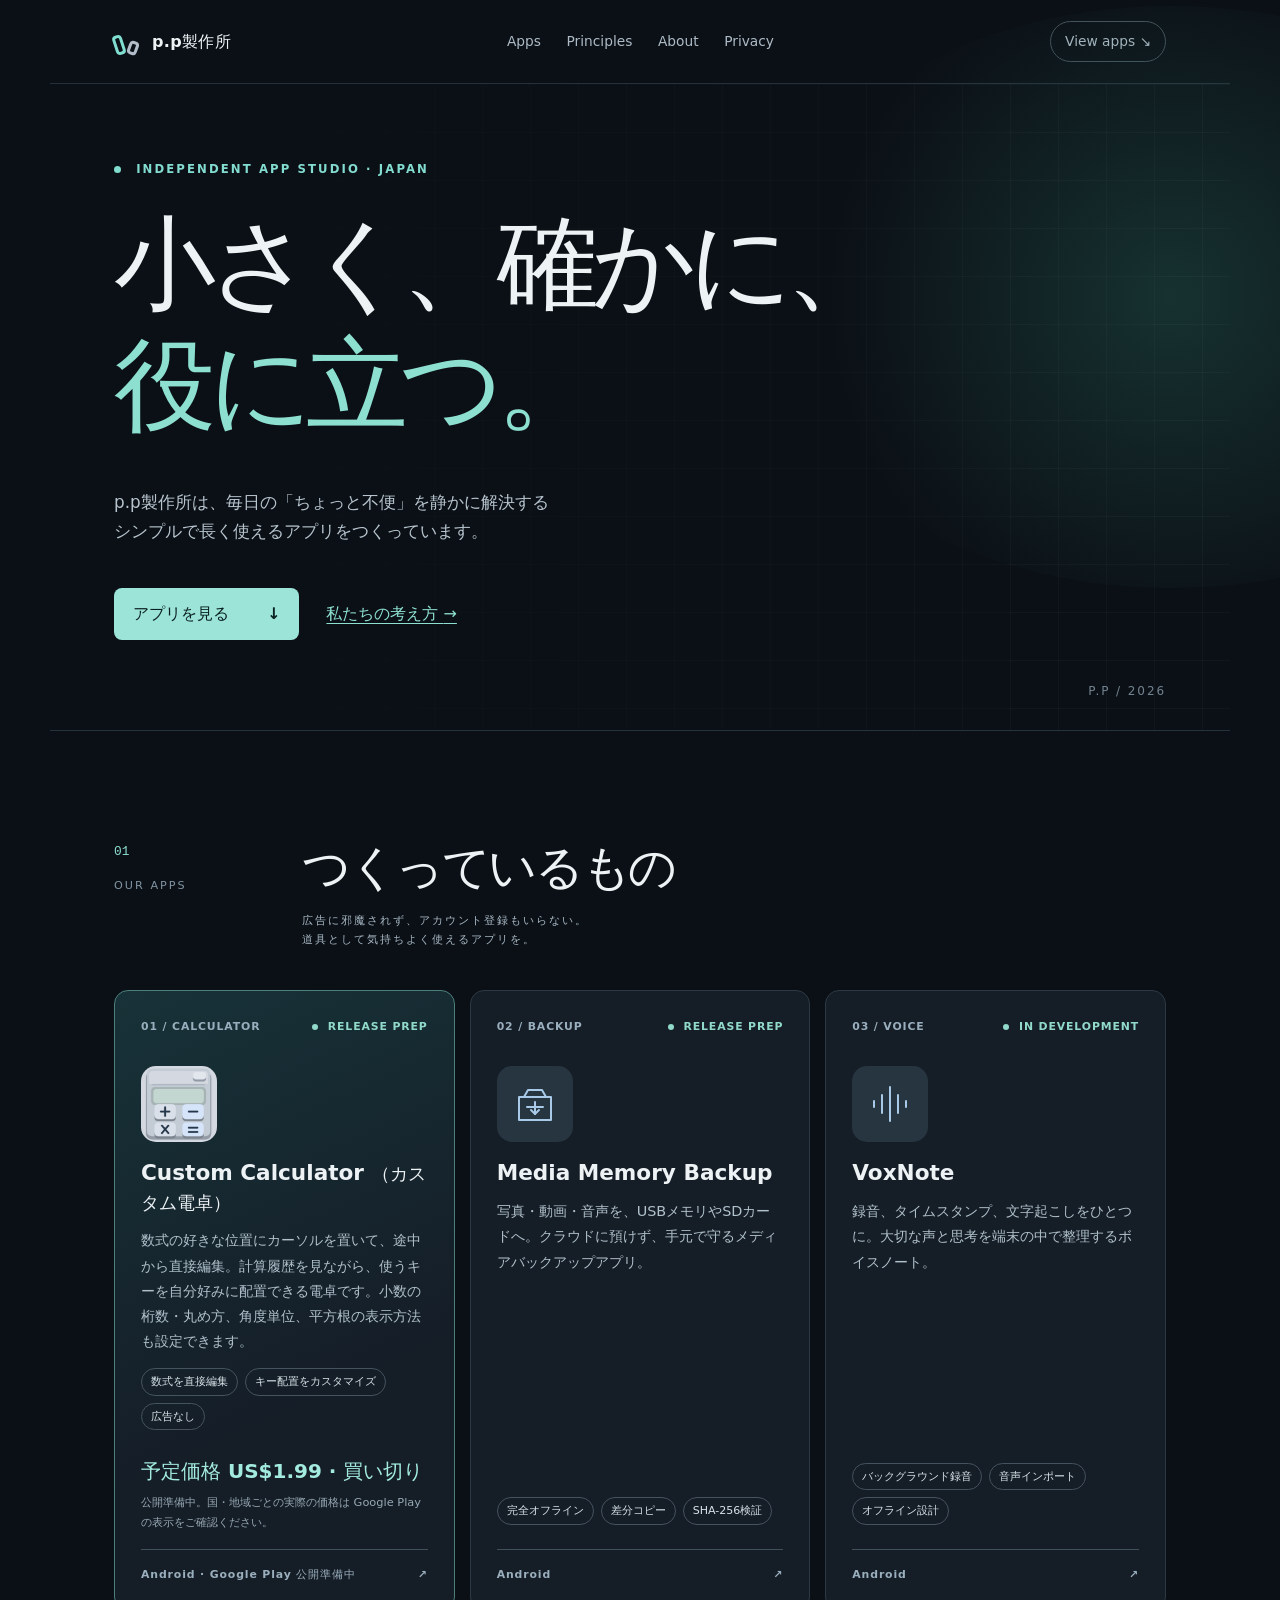
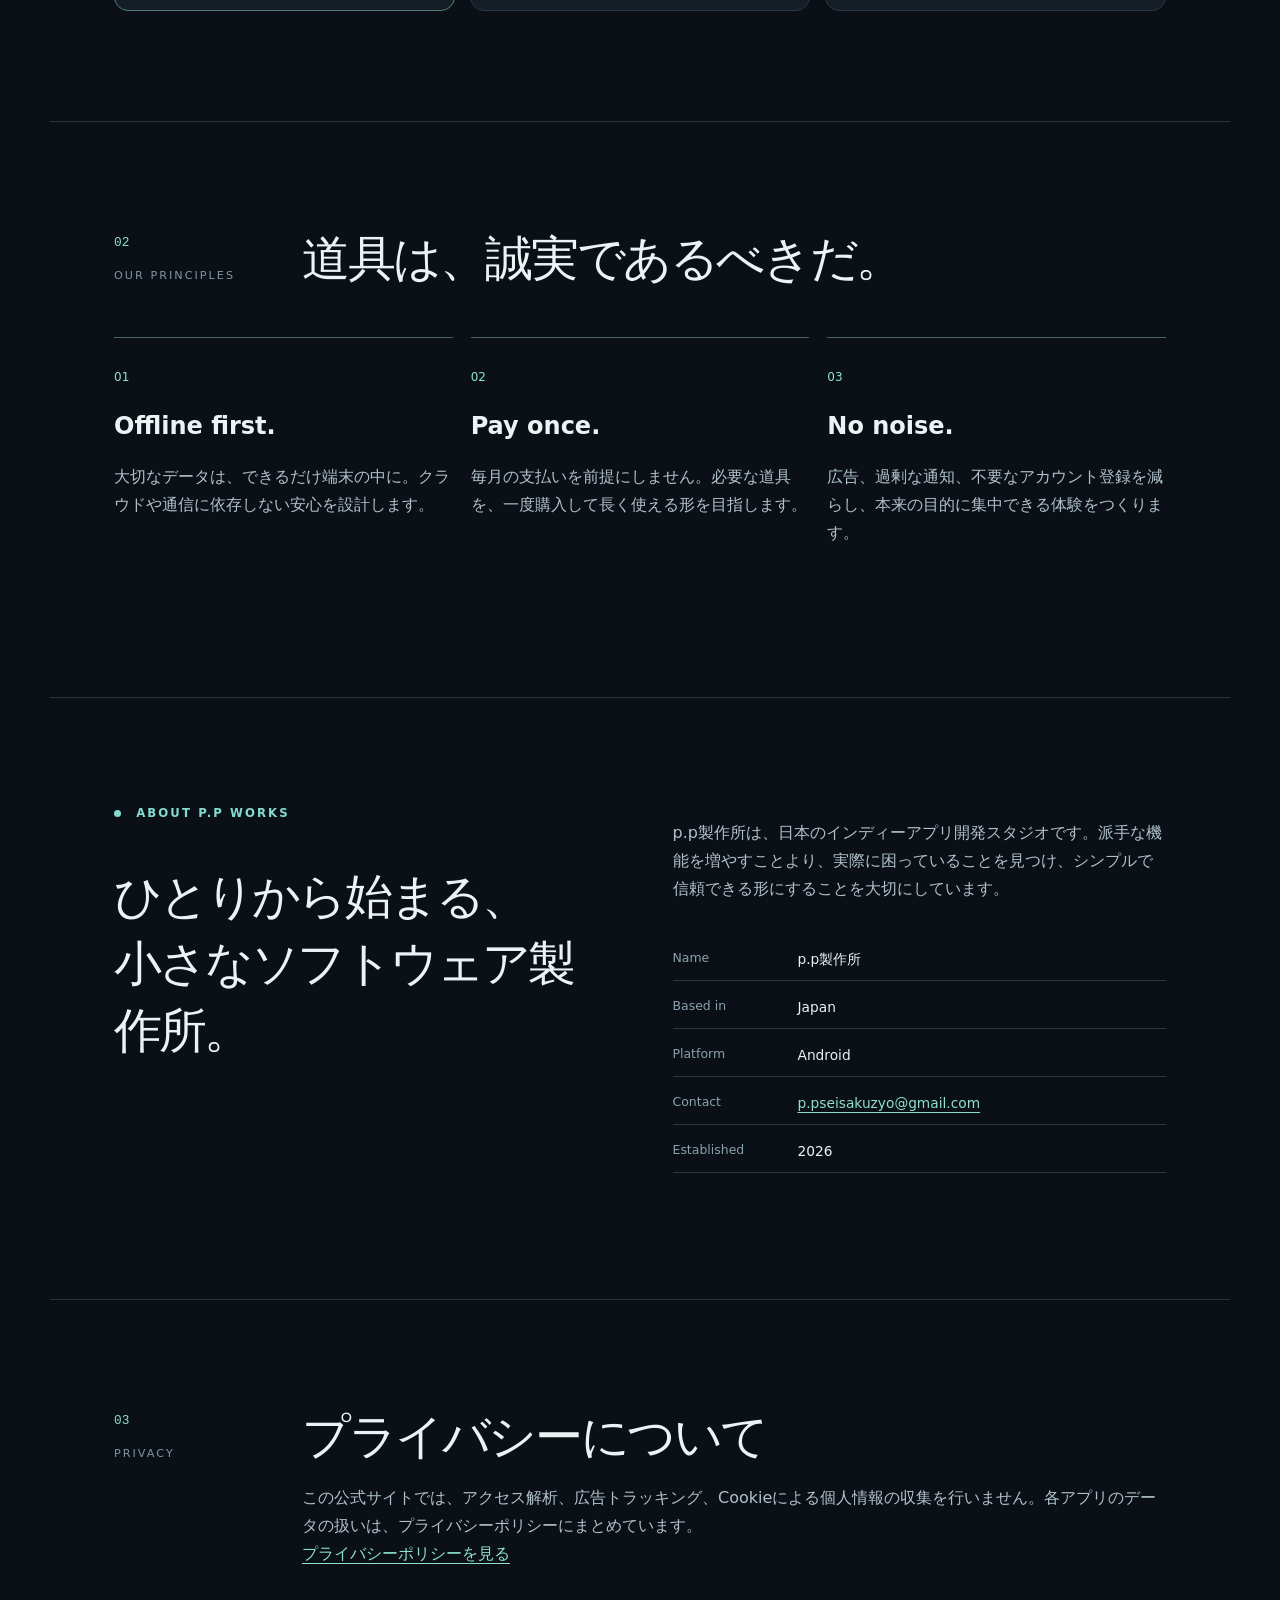
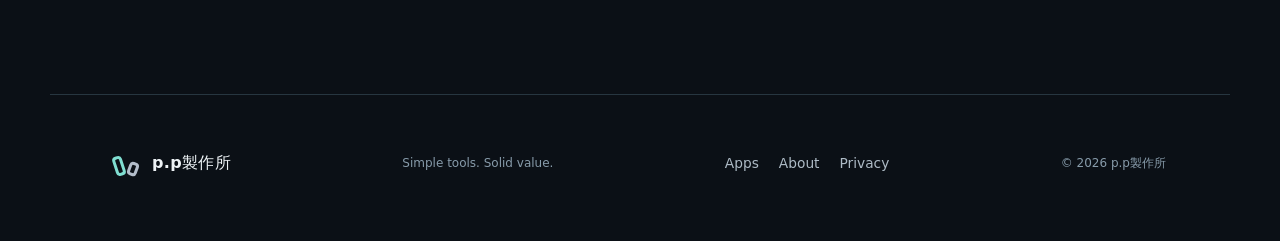
<file: index.html>
<!doctype html>
<html lang="ja">
<head>
  <meta charset="utf-8">
  <meta name="viewport" content="width=device-width,initial-scale=1">
  <title>p.p製作所｜小さく、確かに、役に立つ。</title>
  <meta name="description" content="p.p製作所のAndroidアプリ。Custom Calculatorは数式を直接編集できる、広告なし・買い切りのカスタム電卓です。">
  <meta name="theme-color" content="#07080d">
  <link rel="canonical" href="https://ppseisakuzyo.com/">
  <link rel="icon" href="favicon.svg" type="image/svg+xml">
  <link rel="stylesheet" href="styles.css">
  <meta property="og:type" content="website">
  <meta property="og:locale" content="ja_JP">
  <meta property="og:site_name" content="p.p製作所">
  <meta property="og:title" content="p.p製作所｜小さく、確かに、役に立つ。">
  <meta property="og:description" content="Custom Calculator｜数式を直接編集できる買い切りのAndroid電卓。">
  <meta property="og:url" content="https://ppseisakuzyo.com/">
  <meta property="og:image" content="https://ppseisakuzyo.com/calculator-icon.png">
  <meta name="twitter:card" content="summary">
</head>
<body>
  <main>
    <header class="site-header">
      <a class="brand" href="#top" aria-label="p.p製作所 ホーム"><span class="brand-mark" aria-hidden="true"><i></i><i></i></span><span>p.p製作所</span></a>
      <nav aria-label="メインナビゲーション"><a href="#apps">Apps</a><a href="#principles">Principles</a><a href="#about">About</a><a href="privacy.html">Privacy</a></nav>
      <a class="header-cta" href="#apps">View apps <span aria-hidden="true">↘</span></a>
    </header>

    <section class="hero" id="top">
      <div class="hero-glow" aria-hidden="true"></div><div class="hero-grid" aria-hidden="true"></div>
      <div class="eyebrow"><span></span> INDEPENDENT APP STUDIO · JAPAN</div>
      <h1>小さく、確かに、<br><em>役に立つ。</em></h1>
      <p class="hero-copy">p.p製作所は、毎日の「ちょっと不便」を静かに解決する<br class="desktop-only">シンプルで長く使えるアプリをつくっています。</p>
      <div class="hero-actions"><a class="primary-button" href="#apps">アプリを見る <span>↓</span></a><a class="text-link" href="#principles">私たちの考え方 <span>→</span></a></div>
      <div class="hero-index" aria-hidden="true">P.P / 2026</div>
    </section>

    <section class="apps-section" id="apps">
      <div class="section-heading">
        <div><span class="section-number">01</span><p>OUR APPS</p></div>
        <h2>つくっているもの</h2>
        <p>広告に邪魔されず、アカウント登録もいらない。<br>道具として気持ちよく使えるアプリを。</p>
      </div>
      <div class="product-grid">
        <article class="product-card cyan featured" aria-labelledby="calculator-title">
          <div class="card-topline"><span>01 / CALCULATOR</span><span class="status"><i></i> RELEASE PREP</span></div>
          <div class="product-icon"><img src="calculator-icon.png" alt="Custom Calculator の電卓アイコン" width="66" height="66"></div>
          <h3 id="calculator-title">Custom Calculator <small>（カスタム電卓）</small></h3>
          <p>数式の好きな位置にカーソルを置いて、途中から直接編集。計算履歴を見ながら、使うキーを自分好みに配置できる電卓です。小数の桁数・丸め方、角度単位、平方根の表示方法も設定できます。</p>
          <ul><li>数式を直接編集</li><li>キー配置をカスタマイズ</li><li>広告なし</li></ul>
          <p class="price-line">予定価格 US$1.99 · 買い切り</p>
          <p class="price-note">公開準備中。国・地域ごとの実際の価格は Google Play の表示をご確認ください。</p>
          <div class="card-foot"><span>Android · Google Play 公開準備中</span><span aria-hidden="true">↗</span></div>
        </article>
        <article class="product-card blue">
          <div class="card-topline"><span>02 / BACKUP</span><span class="status"><i></i> RELEASE PREP</span></div>
          <div class="product-icon"><svg viewBox="0 0 48 48" aria-hidden="true"><path d="M8 17h32v23H8zM13 17l4-7h14l4 7M16 27h16M24 22v12"></path><path d="m20 30 4 4 4-4"></path></svg></div>
          <h3>Media Memory Backup</h3>
          <p>写真・動画・音声を、USBメモリやSDカードへ。クラウドに預けず、手元で守るメディアバックアップアプリ。</p>
          <ul><li>完全オフライン</li><li>差分コピー</li><li>SHA-256検証</li></ul>
          <div class="card-foot"><span>Android</span><span aria-hidden="true">↗</span></div>
        </article>
        <article class="product-card violet">
          <div class="card-topline"><span>03 / VOICE</span><span class="status"><i></i> IN DEVELOPMENT</span></div>
          <div class="product-icon"><svg viewBox="0 0 48 48" aria-hidden="true"><path d="M24 7v34M16 15v18M32 15v18M8 21v6M40 21v6"></path></svg></div>
          <h3>VoxNote</h3>
          <p>録音、タイムスタンプ、文字起こしをひとつに。大切な声と思考を端末の中で整理するボイスノート。</p>
          <ul><li>バックグラウンド録音</li><li>音声インポート</li><li>オフライン設計</li></ul>
          <div class="card-foot"><span>Android</span><span aria-hidden="true">↗</span></div>
        </article>
      </div>
    </section>

    <section class="principles-section" id="principles">
      <div class="section-heading compact"><div><span class="section-number">02</span><p>OUR PRINCIPLES</p></div><h2>道具は、誠実であるべきだ。</h2></div>
      <div class="principle-list">
        <article><span>01</span><h3>Offline first.</h3><p>大切なデータは、できるだけ端末の中に。クラウドや通信に依存しない安心を設計します。</p></article>
        <article><span>02</span><h3>Pay once.</h3><p>毎月の支払いを前提にしません。必要な道具を、一度購入して長く使える形を目指します。</p></article>
        <article><span>03</span><h3>No noise.</h3><p>広告、過剰な通知、不要なアカウント登録を減らし、本来の目的に集中できる体験をつくります。</p></article>
      </div>
    </section>

    <section class="about-section" id="about">
      <div class="about-copy"><div class="eyebrow"><span></span> ABOUT P.P WORKS</div><h2>ひとりから始まる、<br>小さなソフトウェア製作所。</h2></div>
      <div class="about-body">
        <p>p.p製作所は、日本のインディーアプリ開発スタジオです。派手な機能を増やすことより、実際に困っていることを見つけ、シンプルで信頼できる形にすることを大切にしています。</p>
        <dl><div><dt>Name</dt><dd>p.p製作所</dd></div><div><dt>Based in</dt><dd>Japan</dd></div><div><dt>Platform</dt><dd>Android</dd></div><div><dt>Contact</dt><dd><a class="inline-link" href="mailto:p.pseisakuzyo@gmail.com">p.pseisakuzyo@gmail.com</a></dd></div><div><dt>Established</dt><dd>2026</dd></div></dl>
      </div>
    </section>

    <section class="privacy-section" id="privacy">
      <div><span class="section-number">03</span><p>PRIVACY</p></div>
      <h2>プライバシーについて</h2>
      <p>この公式サイトでは、アクセス解析、広告トラッキング、Cookieによる個人情報の収集を行いません。各アプリのデータの扱いは、プライバシーポリシーにまとめています。<br><a class="inline-link" href="privacy.html">プライバシーポリシーを見る</a></p>
    </section>

    <footer>
      <a class="brand" href="#top"><span class="brand-mark" aria-hidden="true"><i></i><i></i></span><span>p.p製作所</span></a>
      <p>Simple tools. Solid value.</p>
      <div class="footer-links"><a href="#apps">Apps</a><a href="#about">About</a><a href="privacy.html">Privacy</a></div>
      <small>© 2026 p.p製作所</small>
    </footer>
  </main>
</body>
</html>
</file>
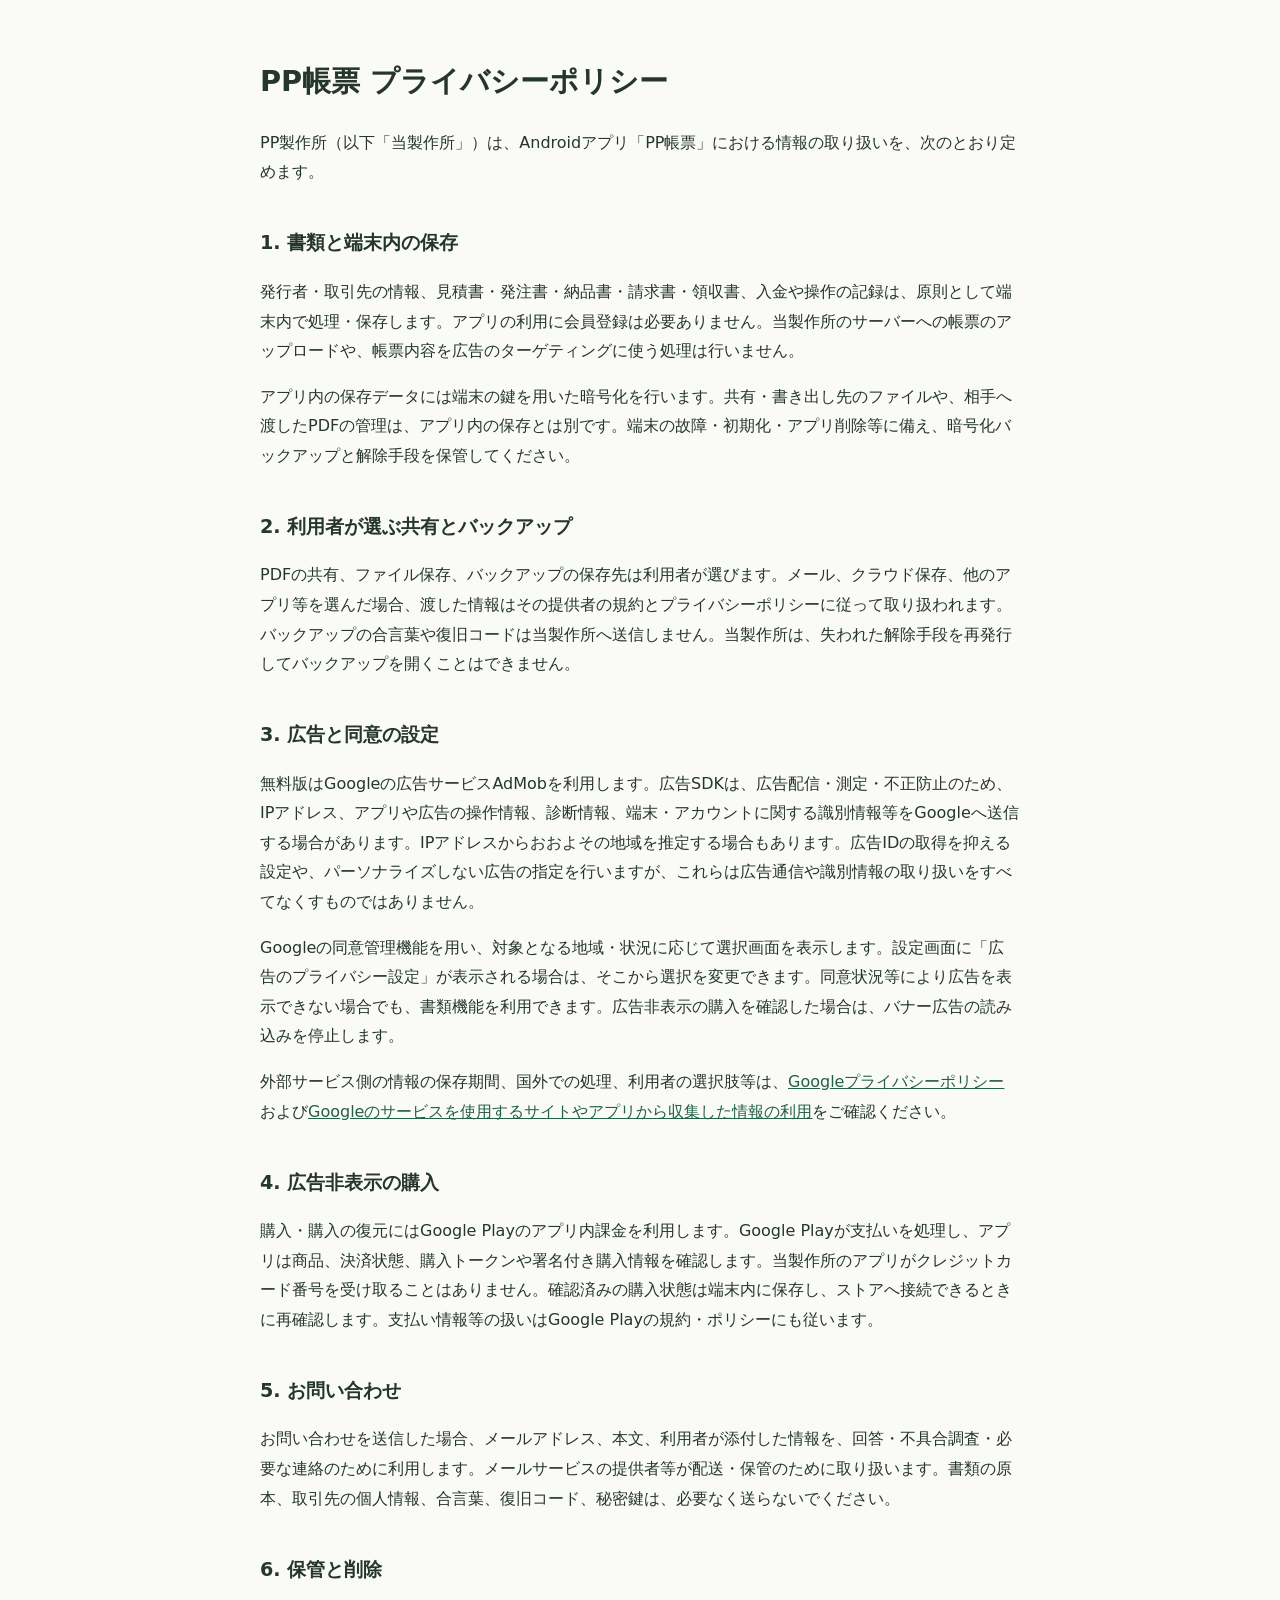
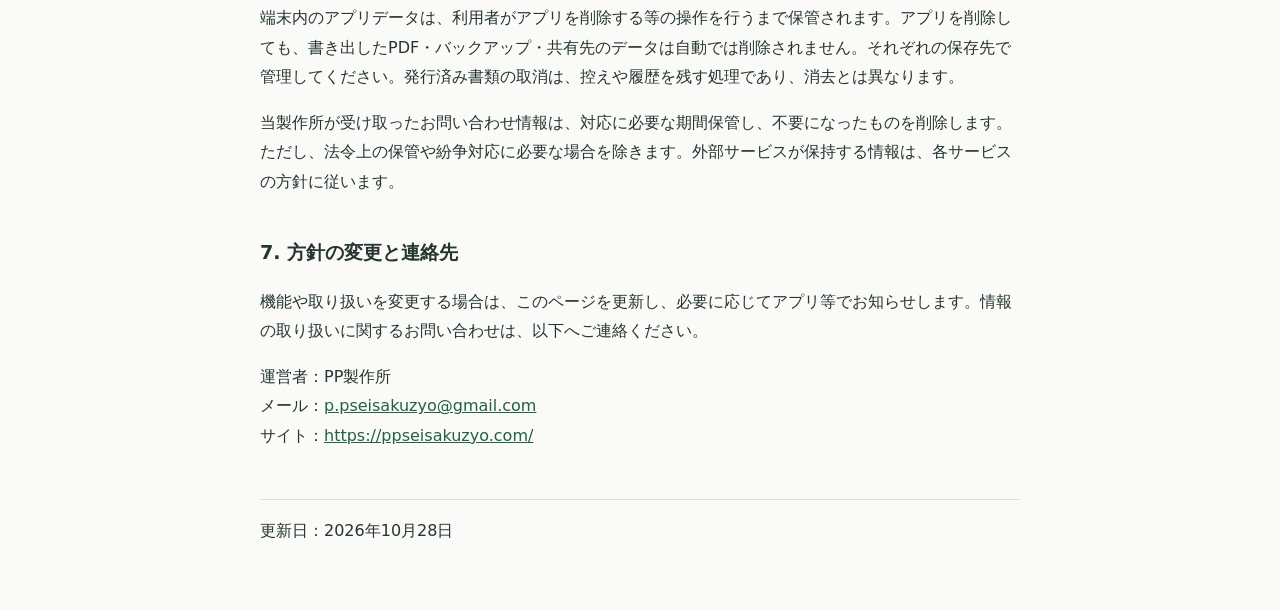
<file: pp-chouhyou-privacy.html>
<!doctype html>
<html lang="ja"><meta charset="utf-8"><meta name="viewport" content="width=device-width,initial-scale=1">
<title>PP帳票 プライバシーポリシー｜PP製作所</title>
<style>body{font-family:system-ui,sans-serif;line-height:1.85;color:#26352e;background:#fafbf9;margin:0}main{max-width:760px;padding:36px 22px 64px;margin:auto}h1{font-size:1.8rem}h2{font-size:1.2rem;margin-top:2em}a{color:#236044}li{margin:.6em 0}footer{margin-top:3em;border-top:1px solid #d9e1da;padding-top:1em}</style>
<main>
<h1>PP帳票 プライバシーポリシー</h1>
<p>PP製作所（以下「当製作所」）は、Androidアプリ「PP帳票」における情報の取り扱いを、次のとおり定めます。</p>
<h2>1. 書類と端末内の保存</h2>
<p>発行者・取引先の情報、見積書・発注書・納品書・請求書・領収書、入金や操作の記録は、原則として端末内で処理・保存します。アプリの利用に会員登録は必要ありません。当製作所のサーバーへの帳票のアップロードや、帳票内容を広告のターゲティングに使う処理は行いません。</p>
<p>アプリ内の保存データには端末の鍵を用いた暗号化を行います。共有・書き出し先のファイルや、相手へ渡したPDFの管理は、アプリ内の保存とは別です。端末の故障・初期化・アプリ削除等に備え、暗号化バックアップと解除手段を保管してください。</p>
<h2>2. 利用者が選ぶ共有とバックアップ</h2>
<p>PDFの共有、ファイル保存、バックアップの保存先は利用者が選びます。メール、クラウド保存、他のアプリ等を選んだ場合、渡した情報はその提供者の規約とプライバシーポリシーに従って取り扱われます。バックアップの合言葉や復旧コードは当製作所へ送信しません。当製作所は、失われた解除手段を再発行してバックアップを開くことはできません。</p>
<h2>3. 広告と同意の設定</h2>
<p>無料版はGoogleの広告サービスAdMobを利用します。広告SDKは、広告配信・測定・不正防止のため、IPアドレス、アプリや広告の操作情報、診断情報、端末・アカウントに関する識別情報等をGoogleへ送信する場合があります。IPアドレスからおおよその地域を推定する場合もあります。広告IDの取得を抑える設定や、パーソナライズしない広告の指定を行いますが、これらは広告通信や識別情報の取り扱いをすべてなくすものではありません。</p>
<p>Googleの同意管理機能を用い、対象となる地域・状況に応じて選択画面を表示します。設定画面に「広告のプライバシー設定」が表示される場合は、そこから選択を変更できます。同意状況等により広告を表示できない場合でも、書類機能を利用できます。広告非表示の購入を確認した場合は、バナー広告の読み込みを停止します。</p>
<p>外部サービス側の情報の保存期間、国外での処理、利用者の選択肢等は、<a href="https://policies.google.com/privacy?hl=ja">Googleプライバシーポリシー</a>および<a href="https://policies.google.com/technologies/partner-sites?hl=ja">Googleのサービスを使用するサイトやアプリから収集した情報の利用</a>をご確認ください。</p>
<h2>4. 広告非表示の購入</h2>
<p>購入・購入の復元にはGoogle Playのアプリ内課金を利用します。Google Playが支払いを処理し、アプリは商品、決済状態、購入トークンや署名付き購入情報を確認します。当製作所のアプリがクレジットカード番号を受け取ることはありません。確認済みの購入状態は端末内に保存し、ストアへ接続できるときに再確認します。支払い情報等の扱いはGoogle Playの規約・ポリシーにも従います。</p>
<h2>5. お問い合わせ</h2>
<p>お問い合わせを送信した場合、メールアドレス、本文、利用者が添付した情報を、回答・不具合調査・必要な連絡のために利用します。メールサービスの提供者等が配送・保管のために取り扱います。書類の原本、取引先の個人情報、合言葉、復旧コード、秘密鍵は、必要なく送らないでください。</p>
<h2>6. 保管と削除</h2>
<p>端末内のアプリデータは、利用者がアプリを削除する等の操作を行うまで保管されます。アプリを削除しても、書き出したPDF・バックアップ・共有先のデータは自動では削除されません。それぞれの保存先で管理してください。発行済み書類の取消は、控えや履歴を残す処理であり、消去とは異なります。</p>
<p>当製作所が受け取ったお問い合わせ情報は、対応に必要な期間保管し、不要になったものを削除します。ただし、法令上の保管や紛争対応に必要な場合を除きます。外部サービスが保持する情報は、各サービスの方針に従います。</p>
<h2>7. 方針の変更と連絡先</h2>
<p>機能や取り扱いを変更する場合は、このページを更新し、必要に応じてアプリ等でお知らせします。情報の取り扱いに関するお問い合わせは、以下へご連絡ください。</p>
<p>運営者：PP製作所<br>メール：<a href="mailto:p.pseisakuzyo@gmail.com">p.pseisakuzyo@gmail.com</a><br>サイト：<a href="https://ppseisakuzyo.com/">https://ppseisakuzyo.com/</a></p>
<footer>更新日：2026年10月28日</footer>
</main></html>
</file>
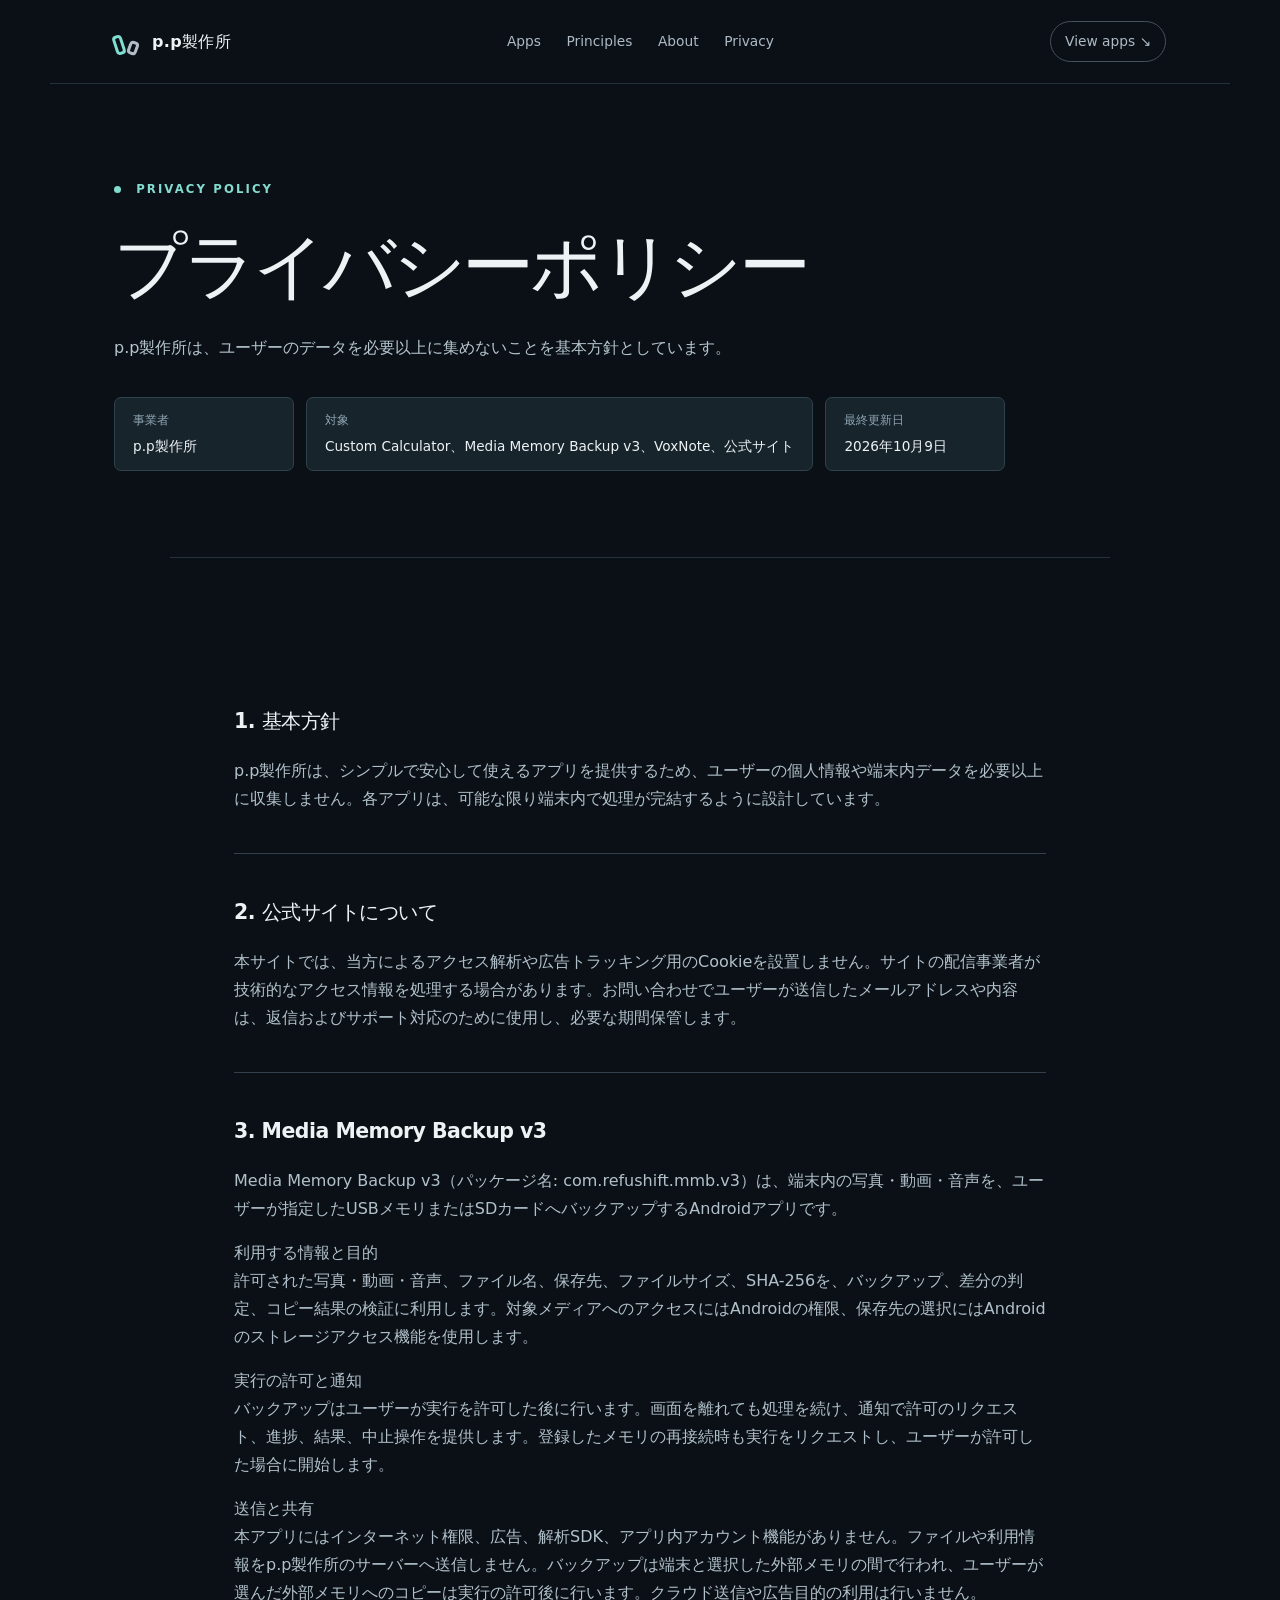
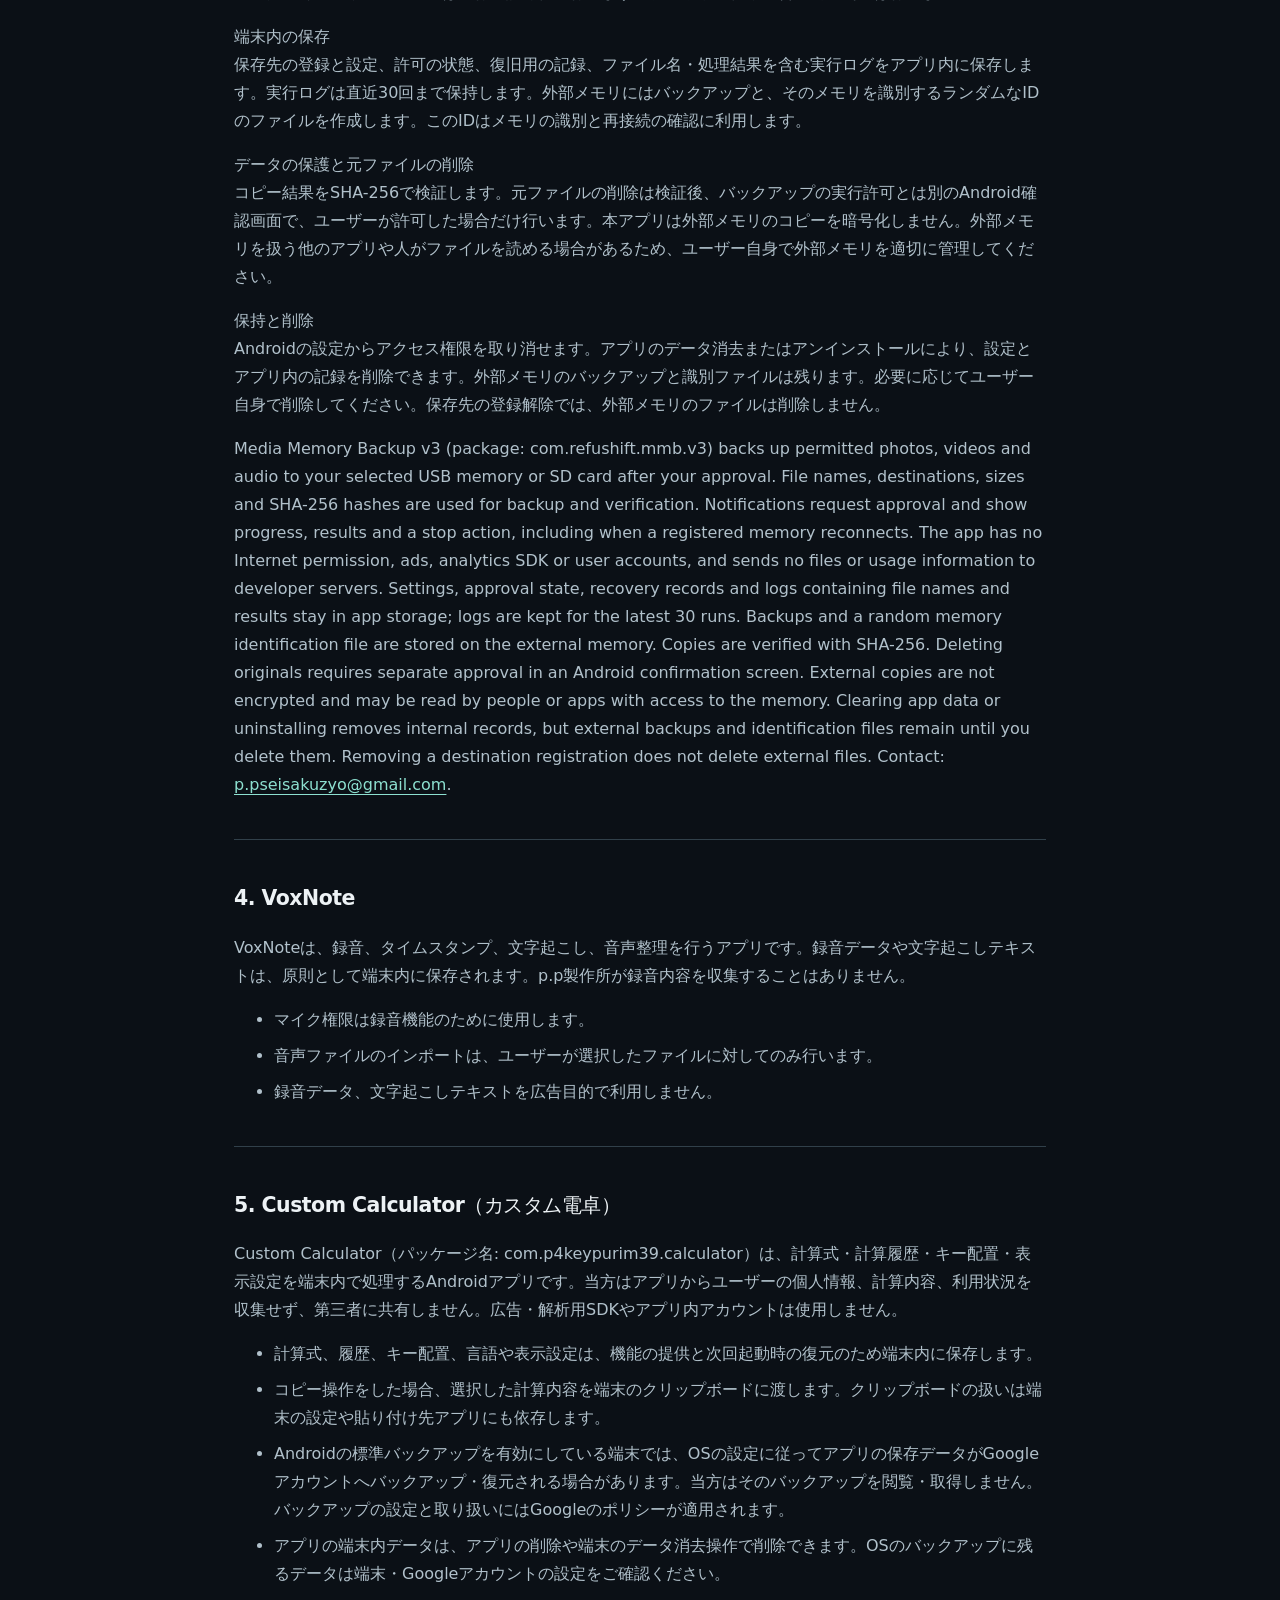
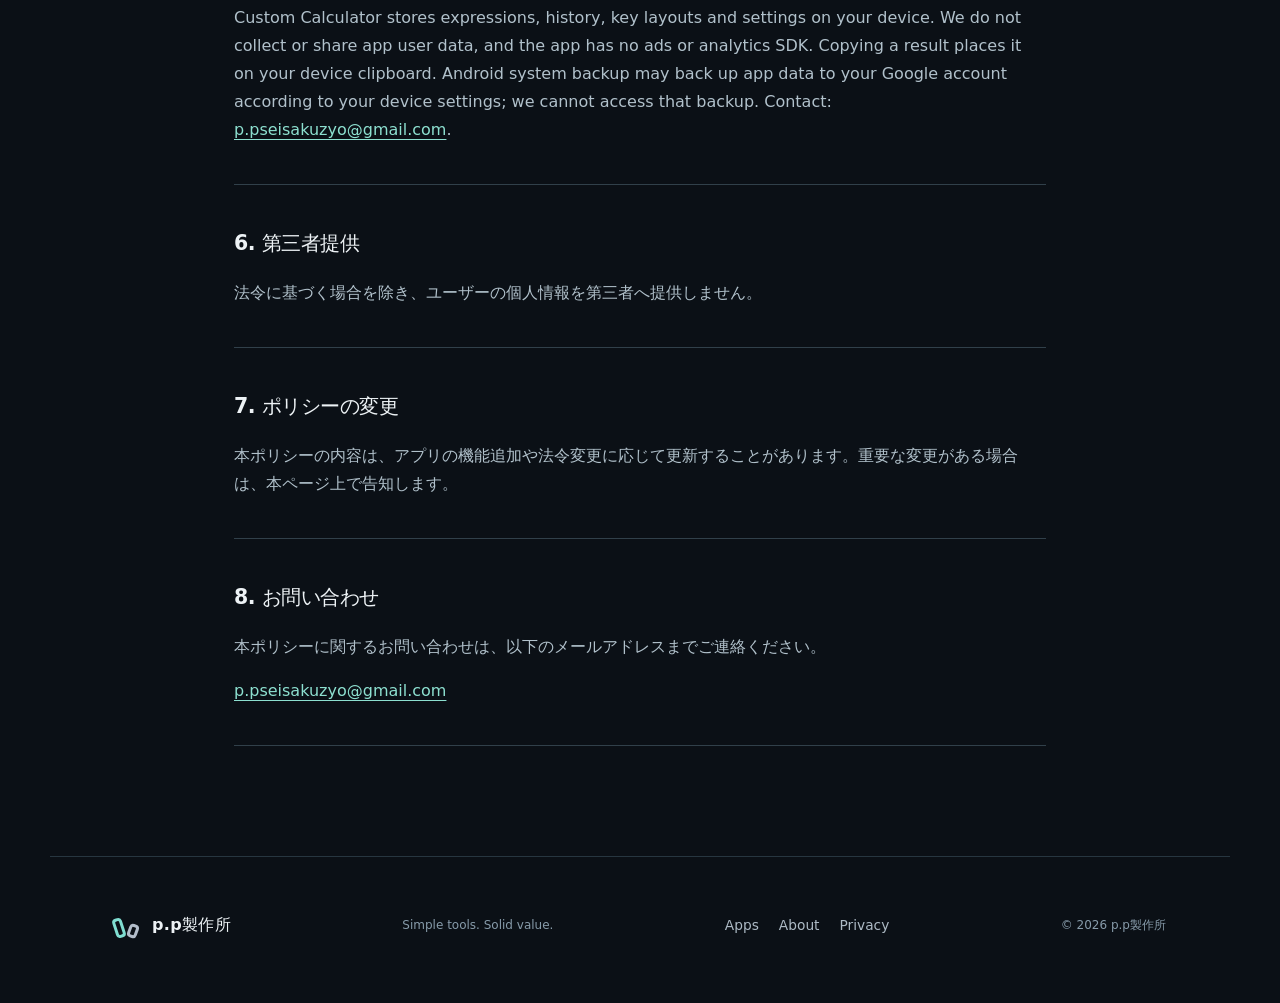
<file: privacy.html>
<!doctype html>
<html lang="ja">
<head>
  <meta charset="utf-8">
  <meta name="viewport" content="width=device-width,initial-scale=1">
  <title>プライバシーポリシー｜p.p製作所</title>
  <meta name="description" content="Custom Calculator（カスタム電卓）を含むp.p製作所のアプリと公式サイトにおけるデータの取り扱い。">
  <meta name="theme-color" content="#07080d">
  <link rel="canonical" href="https://ppseisakuzyo.com/privacy.html">
  <link rel="icon" href="favicon.svg" type="image/svg+xml">
  <link rel="stylesheet" href="styles.css">
  <meta property="og:type" content="website">
  <meta property="og:locale" content="ja_JP">
  <meta property="og:site_name" content="p.p製作所">
  <meta property="og:title" content="プライバシーポリシー｜p.p製作所">
  <meta property="og:description" content="p.p製作所の公式サイトとアプリにおけるデータの取り扱いについて。">
  <meta property="og:url" content="https://ppseisakuzyo.com/privacy.html">
  <meta property="og:image" content="https://ppseisakuzyo.com/calculator-icon.png">
  <meta name="twitter:card" content="summary">
</head>
<body>
  <main>
    <header class="site-header">
      <a class="brand" href="index.html#top" aria-label="p.p製作所 ホーム"><span class="brand-mark" aria-hidden="true"><i></i><i></i></span><span>p.p製作所</span></a>
      <nav aria-label="メインナビゲーション"><a href="index.html#apps">Apps</a><a href="index.html#principles">Principles</a><a href="index.html#about">About</a><a href="privacy.html">Privacy</a></nav>
      <a class="header-cta" href="index.html#apps">View apps <span aria-hidden="true">↘</span></a>
    </header>

    <section class="policy-hero">
      <div class="eyebrow"><span></span> PRIVACY POLICY</div>
      <h1>プライバシーポリシー</h1>
      <p>p.p製作所は、ユーザーのデータを必要以上に集めないことを基本方針としています。</p>
      <dl class="policy-summary">
        <div><dt>事業者</dt><dd>p.p製作所</dd></div>
        <div><dt>対象</dt><dd>Custom Calculator、Media Memory Backup v3、VoxNote、公式サイト</dd></div>
        <div><dt>最終更新日</dt><dd>2026年10月9日</dd></div>
      </dl>
    </section>

    <section class="policy-content" aria-label="プライバシーポリシー本文">
      <article>
        <h2>1. 基本方針</h2>
        <p>p.p製作所は、シンプルで安心して使えるアプリを提供するため、ユーザーの個人情報や端末内データを必要以上に収集しません。各アプリは、可能な限り端末内で処理が完結するように設計しています。</p>
      </article>

      <article>
        <h2>2. 公式サイトについて</h2>
        <p>本サイトでは、当方によるアクセス解析や広告トラッキング用のCookieを設置しません。サイトの配信事業者が技術的なアクセス情報を処理する場合があります。お問い合わせでユーザーが送信したメールアドレスや内容は、返信およびサポート対応のために使用し、必要な期間保管します。</p>
      </article>

      <article>
        <h2>3. Media Memory Backup v3</h2>
        <p>Media Memory Backup v3（パッケージ名: com.refushift.mmb.v3）は、端末内の写真・動画・音声を、ユーザーが指定したUSBメモリまたはSDカードへバックアップするAndroidアプリです。</p>
        <p><strong>利用する情報と目的</strong><br>許可された写真・動画・音声、ファイル名、保存先、ファイルサイズ、SHA-256を、バックアップ、差分の判定、コピー結果の検証に利用します。対象メディアへのアクセスにはAndroidの権限、保存先の選択にはAndroidのストレージアクセス機能を使用します。</p>
        <p><strong>実行の許可と通知</strong><br>バックアップはユーザーが実行を許可した後に行います。画面を離れても処理を続け、通知で許可のリクエスト、進捗、結果、中止操作を提供します。登録したメモリの再接続時も実行をリクエストし、ユーザーが許可した場合に開始します。</p>
        <p><strong>送信と共有</strong><br>本アプリにはインターネット権限、広告、解析SDK、アプリ内アカウント機能がありません。ファイルや利用情報をp.p製作所のサーバーへ送信しません。バックアップは端末と選択した外部メモリの間で行われ、ユーザーが選んだ外部メモリへのコピーは実行の許可後に行います。クラウド送信や広告目的の利用は行いません。</p>
        <p><strong>端末内の保存</strong><br>保存先の登録と設定、許可の状態、復旧用の記録、ファイル名・処理結果を含む実行ログをアプリ内に保存します。実行ログは直近30回まで保持します。外部メモリにはバックアップと、そのメモリを識別するランダムなIDのファイルを作成します。このIDはメモリの識別と再接続の確認に利用します。</p>
        <p><strong>データの保護と元ファイルの削除</strong><br>コピー結果をSHA-256で検証します。元ファイルの削除は検証後、バックアップの実行許可とは別のAndroid確認画面で、ユーザーが許可した場合だけ行います。本アプリは外部メモリのコピーを暗号化しません。外部メモリを扱う他のアプリや人がファイルを読める場合があるため、ユーザー自身で外部メモリを適切に管理してください。</p>
        <p><strong>保持と削除</strong><br>Androidの設定からアクセス権限を取り消せます。アプリのデータ消去またはアンインストールにより、設定とアプリ内の記録を削除できます。外部メモリのバックアップと識別ファイルは残ります。必要に応じてユーザー自身で削除してください。保存先の登録解除では、外部メモリのファイルは削除しません。</p>
        <p lang="en">Media Memory Backup v3 (package: com.refushift.mmb.v3) backs up permitted photos, videos and audio to your selected USB memory or SD card after your approval. File names, destinations, sizes and SHA-256 hashes are used for backup and verification. Notifications request approval and show progress, results and a stop action, including when a registered memory reconnects. The app has no Internet permission, ads, analytics SDK or user accounts, and sends no files or usage information to developer servers. Settings, approval state, recovery records and logs containing file names and results stay in app storage; logs are kept for the latest 30 runs. Backups and a random memory identification file are stored on the external memory. Copies are verified with SHA-256. Deleting originals requires separate approval in an Android confirmation screen. External copies are not encrypted and may be read by people or apps with access to the memory. Clearing app data or uninstalling removes internal records, but external backups and identification files remain until you delete them. Removing a destination registration does not delete external files. Contact: <a class="inline-link" href="mailto:p.pseisakuzyo@gmail.com">p.pseisakuzyo@gmail.com</a>.</p>
      </article>

      <article>
        <h2>4. VoxNote</h2>
        <p>VoxNoteは、録音、タイムスタンプ、文字起こし、音声整理を行うアプリです。録音データや文字起こしテキストは、原則として端末内に保存されます。p.p製作所が録音内容を収集することはありません。</p>
        <ul>
          <li>マイク権限は録音機能のために使用します。</li>
          <li>音声ファイルのインポートは、ユーザーが選択したファイルに対してのみ行います。</li>
          <li>録音データ、文字起こしテキストを広告目的で利用しません。</li>
        </ul>
      </article>

      <article>
        <h2>5. Custom Calculator（カスタム電卓）</h2>
        <p>Custom Calculator（パッケージ名: com.p4keypurim39.calculator）は、計算式・計算履歴・キー配置・表示設定を端末内で処理するAndroidアプリです。当方はアプリからユーザーの個人情報、計算内容、利用状況を収集せず、第三者に共有しません。広告・解析用SDKやアプリ内アカウントは使用しません。</p>
        <ul>
          <li>計算式、履歴、キー配置、言語や表示設定は、機能の提供と次回起動時の復元のため端末内に保存します。</li>
          <li>コピー操作をした場合、選択した計算内容を端末のクリップボードに渡します。クリップボードの扱いは端末の設定や貼り付け先アプリにも依存します。</li>
          <li>Androidの標準バックアップを有効にしている端末では、OSの設定に従ってアプリの保存データがGoogleアカウントへバックアップ・復元される場合があります。当方はそのバックアップを閲覧・取得しません。バックアップの設定と取り扱いにはGoogleのポリシーが適用されます。</li>
          <li>アプリの端末内データは、アプリの削除や端末のデータ消去操作で削除できます。OSのバックアップに残るデータは端末・Googleアカウントの設定をご確認ください。</li>
        </ul>
        <p lang="en">Custom Calculator stores expressions, history, key layouts and settings on your device. We do not collect or share app user data, and the app has no ads or analytics SDK. Copying a result places it on your device clipboard. Android system backup may back up app data to your Google account according to your device settings; we cannot access that backup. Contact: <a class="inline-link" href="mailto:p.pseisakuzyo@gmail.com">p.pseisakuzyo@gmail.com</a>.</p>
      </article>

      <article>
        <h2>6. 第三者提供</h2>
        <p>法令に基づく場合を除き、ユーザーの個人情報を第三者へ提供しません。</p>
      </article>

      <article>
        <h2>7. ポリシーの変更</h2>
        <p>本ポリシーの内容は、アプリの機能追加や法令変更に応じて更新することがあります。重要な変更がある場合は、本ページ上で告知します。</p>
      </article>

      <article>
        <h2>8. お問い合わせ</h2>
        <p>本ポリシーに関するお問い合わせは、以下のメールアドレスまでご連絡ください。</p>
        <p><a class="inline-link" href="mailto:p.pseisakuzyo@gmail.com">p.pseisakuzyo@gmail.com</a></p>
      </article>
    </section>

    <footer>
      <a class="brand" href="index.html#top"><span class="brand-mark" aria-hidden="true"><i></i><i></i></span><span>p.p製作所</span></a>
      <p>Simple tools. Solid value.</p>
      <div class="footer-links"><a href="index.html#apps">Apps</a><a href="index.html#about">About</a><a href="privacy.html">Privacy</a></div>
      <small>© 2026 p.p製作所</small>
    </footer>
  </main>
</body>
</html>
</file>
<file: styles.css>
:root{color-scheme:dark;font-family:Inter,"Noto Sans JP",system-ui,-apple-system,"Segoe UI",sans-serif;background:#0b1016;color:#edf2f5;font-synthesis:none}
*{box-sizing:border-box}html{scroll-behavior:smooth}body{margin:0;line-height:1.75}a{color:inherit}a:focus-visible{outline:2px solid #7cddd0;outline-offset:4px}main{overflow:hidden}.site-header,section,footer{max-width:1180px;margin:auto;padding-left:clamp(22px,5vw,64px);padding-right:clamp(22px,5vw,64px)}.site-header{height:84px;display:flex;align-items:center;justify-content:space-between;gap:28px;border-bottom:1px solid #24313a}.brand{display:inline-flex;align-items:center;gap:12px;text-decoration:none;font-weight:800;letter-spacing:.02em;white-space:nowrap}.brand-mark{width:26px;height:26px;display:inline-flex;gap:4px;align-items:end}.brand-mark i{display:block;width:10px;height:20px;border:3px solid #80ded1;border-radius:4px;transform:rotate(-18deg)}.brand-mark i:last-child{height:14px;border-color:#b3bdca;transform:rotate(20deg)}nav{display:flex;gap:clamp(13px,2vw,27px)}nav a,.header-cta,.footer-links a{text-decoration:none;color:#aebbc6;font-size:.86rem}nav a:hover,.header-cta:hover,.footer-links a:hover{color:#fff}.header-cta{white-space:nowrap;border:1px solid #45515b;border-radius:99px;padding:7px 14px}.hero{position:relative;min-height:490px;display:flex;flex-direction:column;justify-content:center;padding-top:75px;padding-bottom:90px}.hero-glow{position:absolute;inset:-12% -30% auto auto;width:70%;height:90%;border-radius:50%;background:radial-gradient(circle,#27635866,transparent 68%);pointer-events:none}.hero-grid{position:absolute;inset:0;background-image:linear-gradient(#ffffff08 1px,transparent 1px),linear-gradient(90deg,#ffffff08 1px,transparent 1px);background-size:48px 48px;mask-image:linear-gradient(to right,transparent,#000);pointer-events:none}.eyebrow{color:#83dcd0;font-size:.73rem;letter-spacing:.18em;font-weight:700}.eyebrow span{display:inline-block;width:7px;height:7px;border-radius:50%;background:#80dccc;margin-right:9px}.hero h1,.policy-hero h1{position:relative;font-size:clamp(3.3rem,8vw,6.8rem);line-height:1.18;letter-spacing:-.07em;margin:25px 0}.hero h1 em{font-style:normal;color:#8de0d0}.hero-copy{position:relative;color:#b7c4ce;max-width:620px;font-size:1.05rem}.hero-actions{display:flex;align-items:center;gap:27px;margin-top:25px}.primary-button{display:inline-flex;gap:38px;align-items:center;text-decoration:none;background:#9ce4d8;color:#0b2020;padding:12px 19px;border-radius:8px;font-weight:750}.text-link,.inline-link{color:#8de0d0;text-underline-offset:4px}.hero-index{position:absolute;right:64px;bottom:28px;color:#72828f;font-size:.75rem;letter-spacing:.16em}.apps-section,.principles-section,.about-section,.privacy-section,.policy-content{padding-top:105px;padding-bottom:110px;border-top:1px solid #26333d}.section-heading{display:grid;grid-template-columns:160px 1fr;gap:0 28px;align-items:start;margin-bottom:40px}.section-heading>div{grid-row:span 2}.section-number{color:#8de0d0;font-family:ui-monospace,monospace;font-size:.8rem}.section-heading p,.privacy-section>div p{color:#8094a3;font-size:.7rem;letter-spacing:.18em}.section-heading h2,.privacy-section h2{font-size:clamp(2rem,4vw,3rem);line-height:1.3;letter-spacing:-.05em;margin:0}.section-heading>p{grid-column:2;color:#a8b8c4;margin:12px 0 0}.product-grid{display:grid;grid-template-columns:repeat(3,minmax(0,1fr));gap:15px}.product-card{display:flex;flex-direction:column;min-height:420px;padding:26px;background:#151d27;border:1px solid #2c3944;border-radius:14px}.product-card.featured{background:linear-gradient(155deg,#173238,#151d27 65%);border-color:#4d807b}.card-topline,.card-foot{display:flex;justify-content:space-between;align-items:center;font-size:.68rem;font-weight:700;letter-spacing:.08em;color:#9aafbd;gap:10px}.status{color:#91daca;white-space:nowrap}.status i{display:inline-block;width:6px;height:6px;background:currentColor;border-radius:50%;margin-right:5px}.product-icon{margin:30px 0 16px;width:76px;height:76px;border-radius:15px;background:#273540;display:grid;place-items:center}.product-icon svg{width:48px;height:48px;fill:none;stroke:#a8c9e8;stroke-width:2;stroke-linecap:round;stroke-linejoin:round}.product-icon img{display:block;width:66px;height:66px}.product-card h3{font-size:1.35rem;line-height:1.35;margin:0 0 12px}.product-card>p{color:#b0c1cb;font-size:.9rem;margin:0 0 14px}.product-card ul{display:flex;flex-wrap:wrap;list-style:none;gap:7px;padding:0;margin:auto 0 24px}.product-card li{font-size:.69rem;border:1px solid #44535e;border-radius:99px;padding:3px 9px;color:#d6e3e7}.product-card>.price-line{font-size:1.25rem;font-weight:800;color:#a3ebdf;margin:0 0 4px}.price-note{font-size:.71rem!important;color:#96a9b4!important;margin:0 0 16px!important}.card-foot{border-top:1px solid #40505b;padding-top:15px}.principle-list{display:grid;grid-template-columns:repeat(3,1fr);gap:18px}.principle-list article{border-top:1px solid #47606a;padding:24px 0}.principle-list span{color:#8de0d0;font-size:.75rem}.principle-list h3{font-size:1.5rem;margin:15px 0 7px}.principle-list p,.about-body p,.privacy-section>p,.policy-content p,.policy-content li{color:#b1c1cb}.about-section{display:grid;grid-template-columns:1fr 1fr;gap:65px}.about-section h2{font-size:clamp(2rem,4vw,3rem);line-height:1.4;letter-spacing:-.06em}.about-body dl{display:grid;gap:5px;margin-top:35px}.about-body dl div{display:grid;grid-template-columns:115px 1fr;gap:10px;padding:9px 0;border-bottom:1px solid #293842}.about-body dt{color:#89a1ad;font-size:.78rem}.about-body dd{margin:0;font-size:.86rem;overflow-wrap:anywhere}.privacy-section{display:grid;grid-template-columns:160px 1fr;gap:0 28px}.privacy-section>div{grid-row:span 2}.privacy-section>p{grid-column:2}.policy-hero{padding-top:95px;padding-bottom:70px}.policy-hero h1{font-size:clamp(2.5rem,6vw,4.5rem);letter-spacing:-.06em}.policy-hero>p{color:#b6c6cf}.policy-summary{display:flex;flex-wrap:wrap;gap:12px;margin-top:35px}.policy-summary div{min-width:180px;padding:12px 18px;background:#18242c;border:1px solid #30424b;border-radius:7px}.policy-summary dt{font-size:.72rem;color:#8da4b2}.policy-summary dd{margin:4px 0 0;font-size:.85rem}.policy-content{max-width:940px}.policy-content article{padding:24px 0;border-bottom:1px solid #31404a}.policy-content h2{font-size:1.28rem;letter-spacing:-.025em}.policy-content li{margin:8px 0}.policy-content a{overflow-wrap:anywhere}footer{padding-top:46px;padding-bottom:55px;border-top:1px solid #273640;display:flex;align-items:center;justify-content:space-between;gap:20px;flex-wrap:wrap}footer p,footer small{font-size:.75rem;color:#879baa}.footer-links{display:flex;gap:20px}@media(max-width:800px){.header-cta{display:none}.site-header{height:auto;min-height:74px;flex-wrap:wrap;padding-top:15px;padding-bottom:15px}.product-grid{grid-template-columns:1fr}.product-card{min-height:0}.product-card ul{margin-top:20px}.principle-list{grid-template-columns:1fr}.about-section{grid-template-columns:1fr;gap:0}}@media(max-width:580px){nav{width:100%;overflow:auto;padding-bottom:4px}.hero{min-height:440px}.desktop-only{display:none}.section-heading,.privacy-section{display:block}.section-heading>p{margin-top:16px}.about-body dl div{grid-template-columns:88px 1fr}.policy-summary div{width:100%}.hero-index{right:22px}}

.product-card.featured .product-icon{background:transparent}.product-card.featured .product-icon img{width:76px;height:76px;border-radius:15px}
</file>
